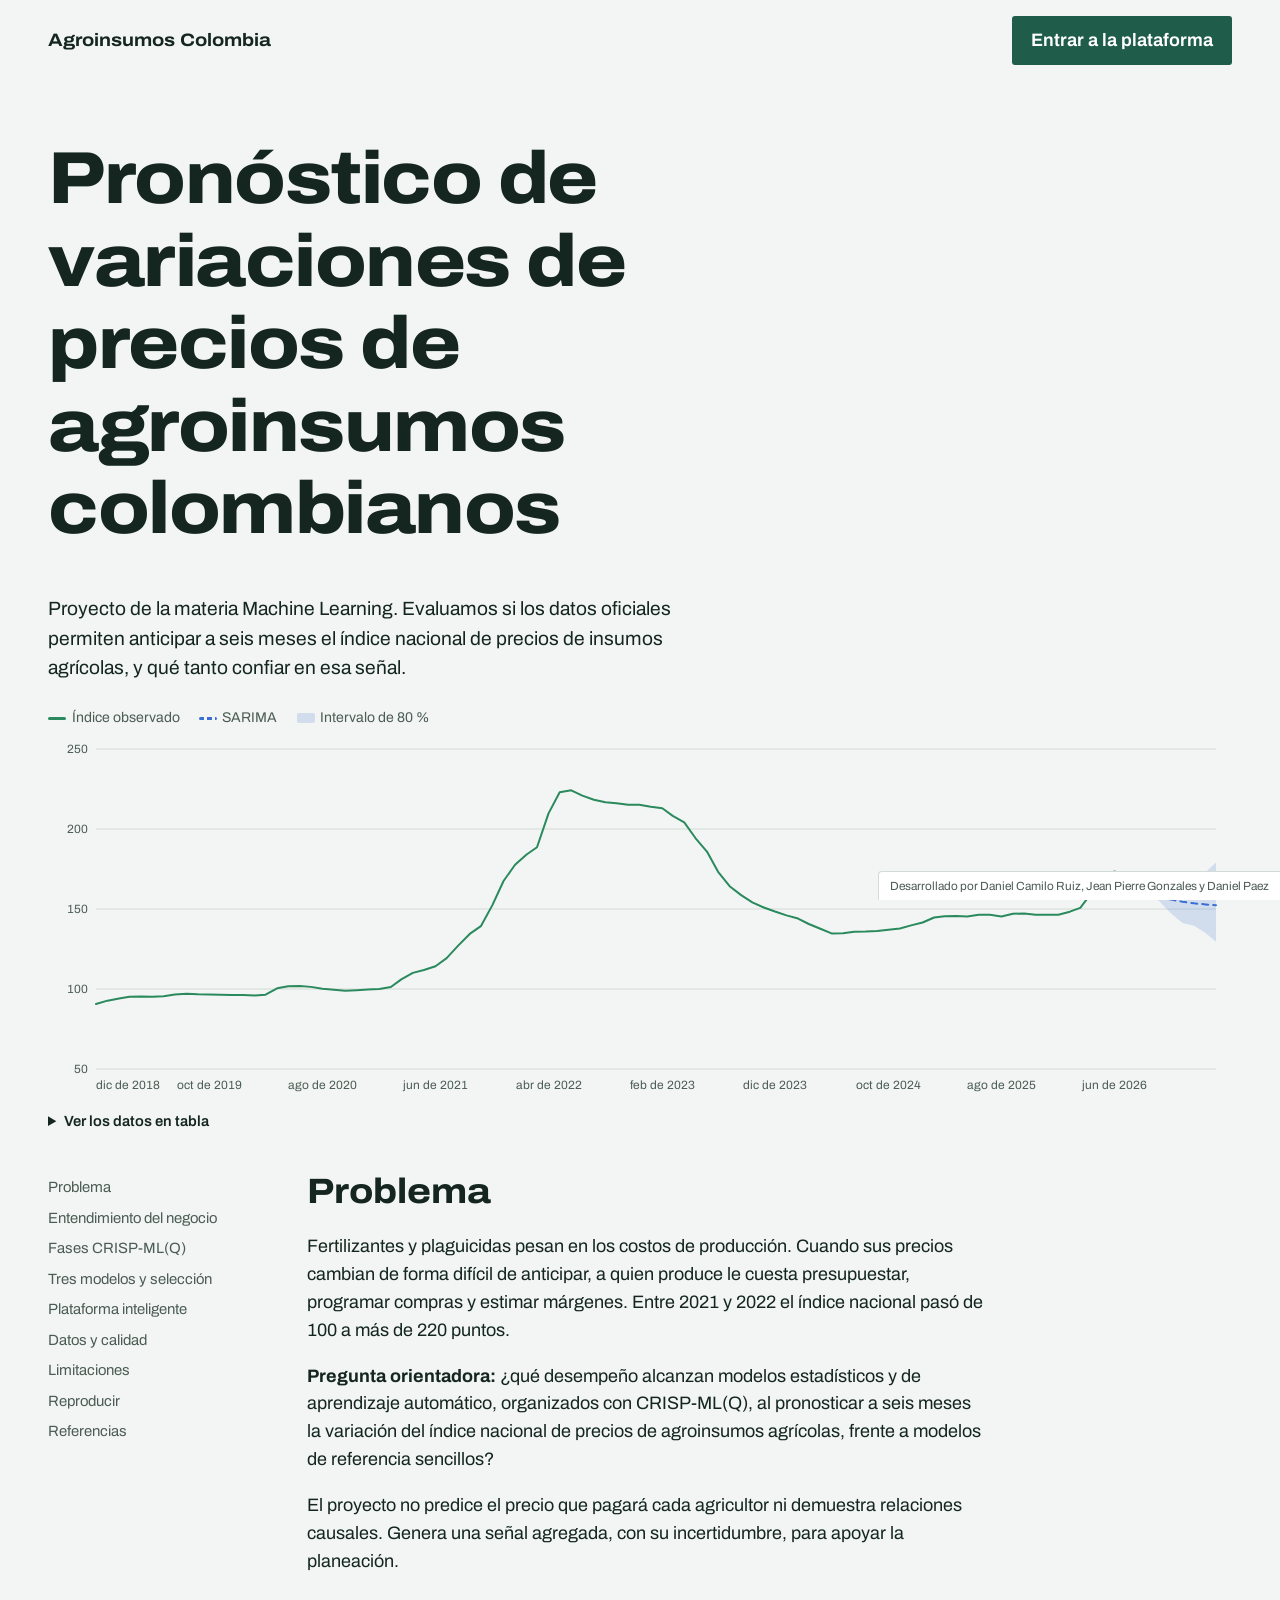
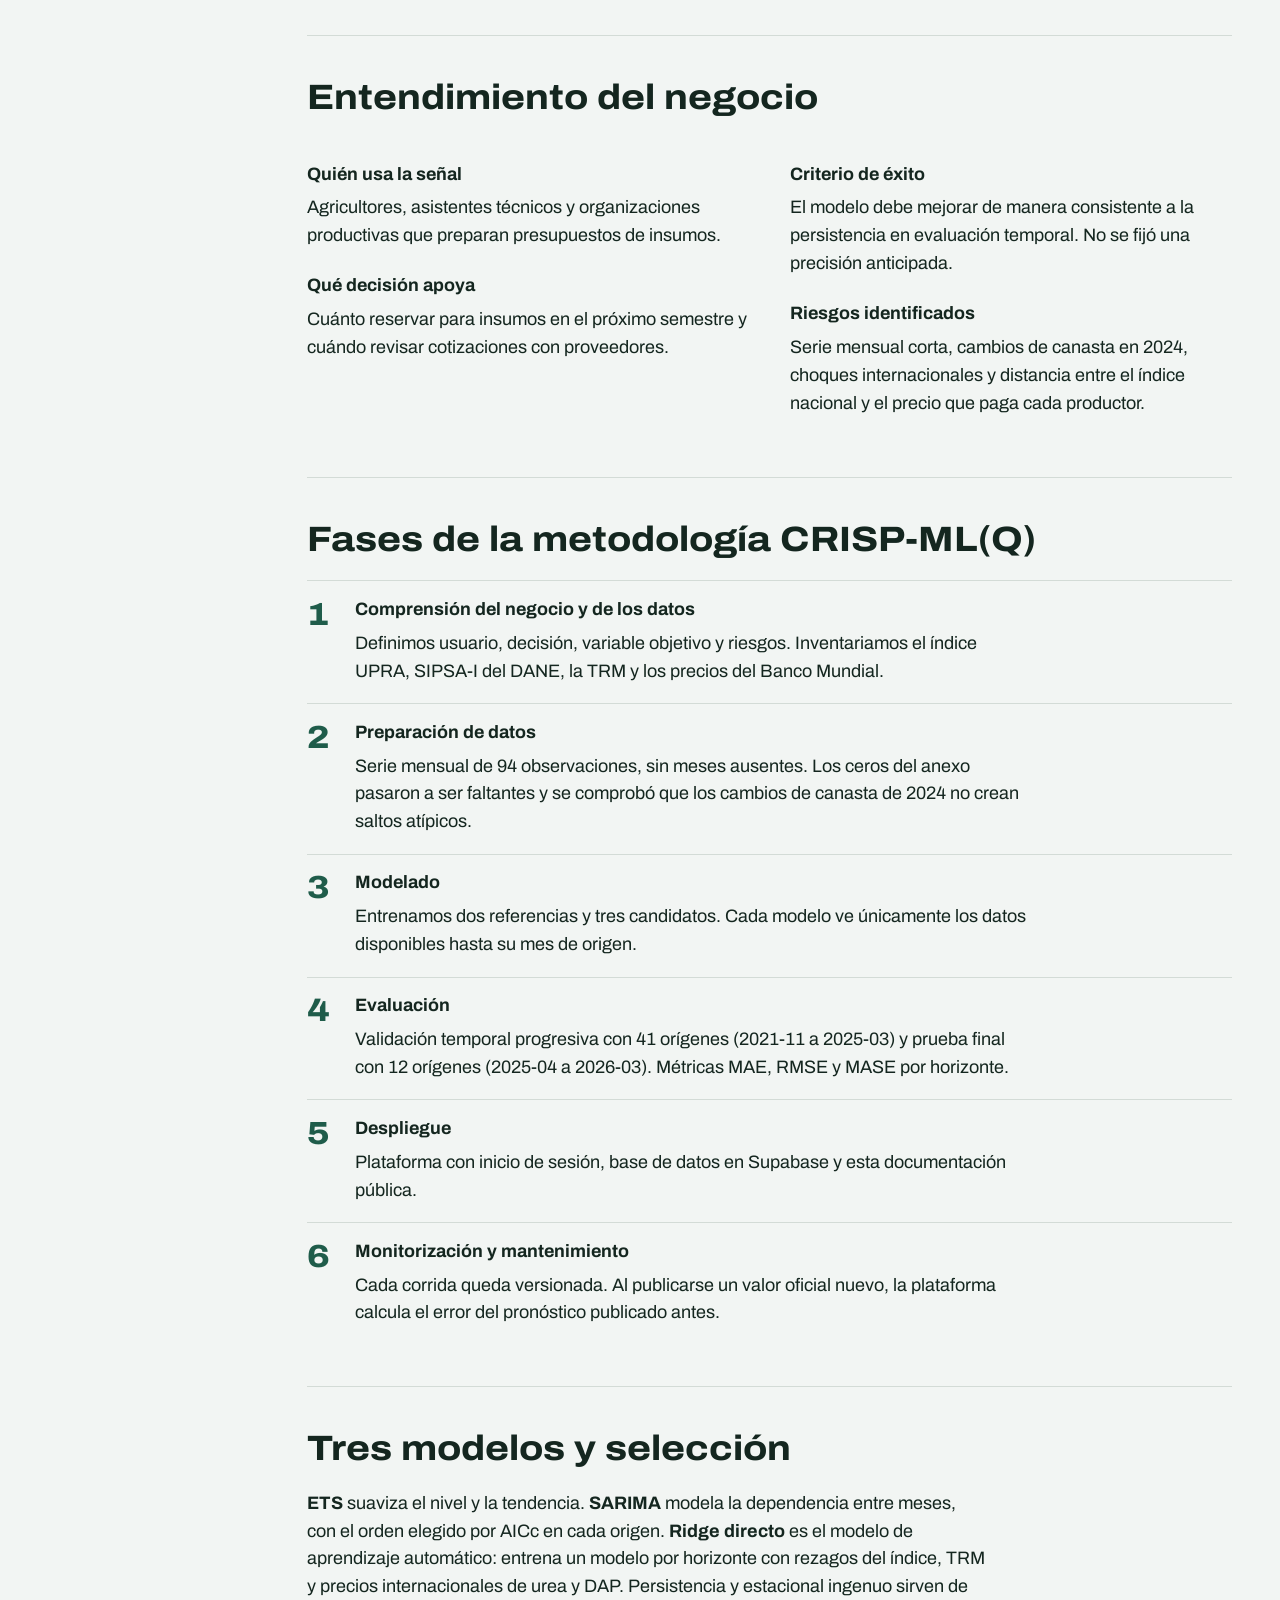
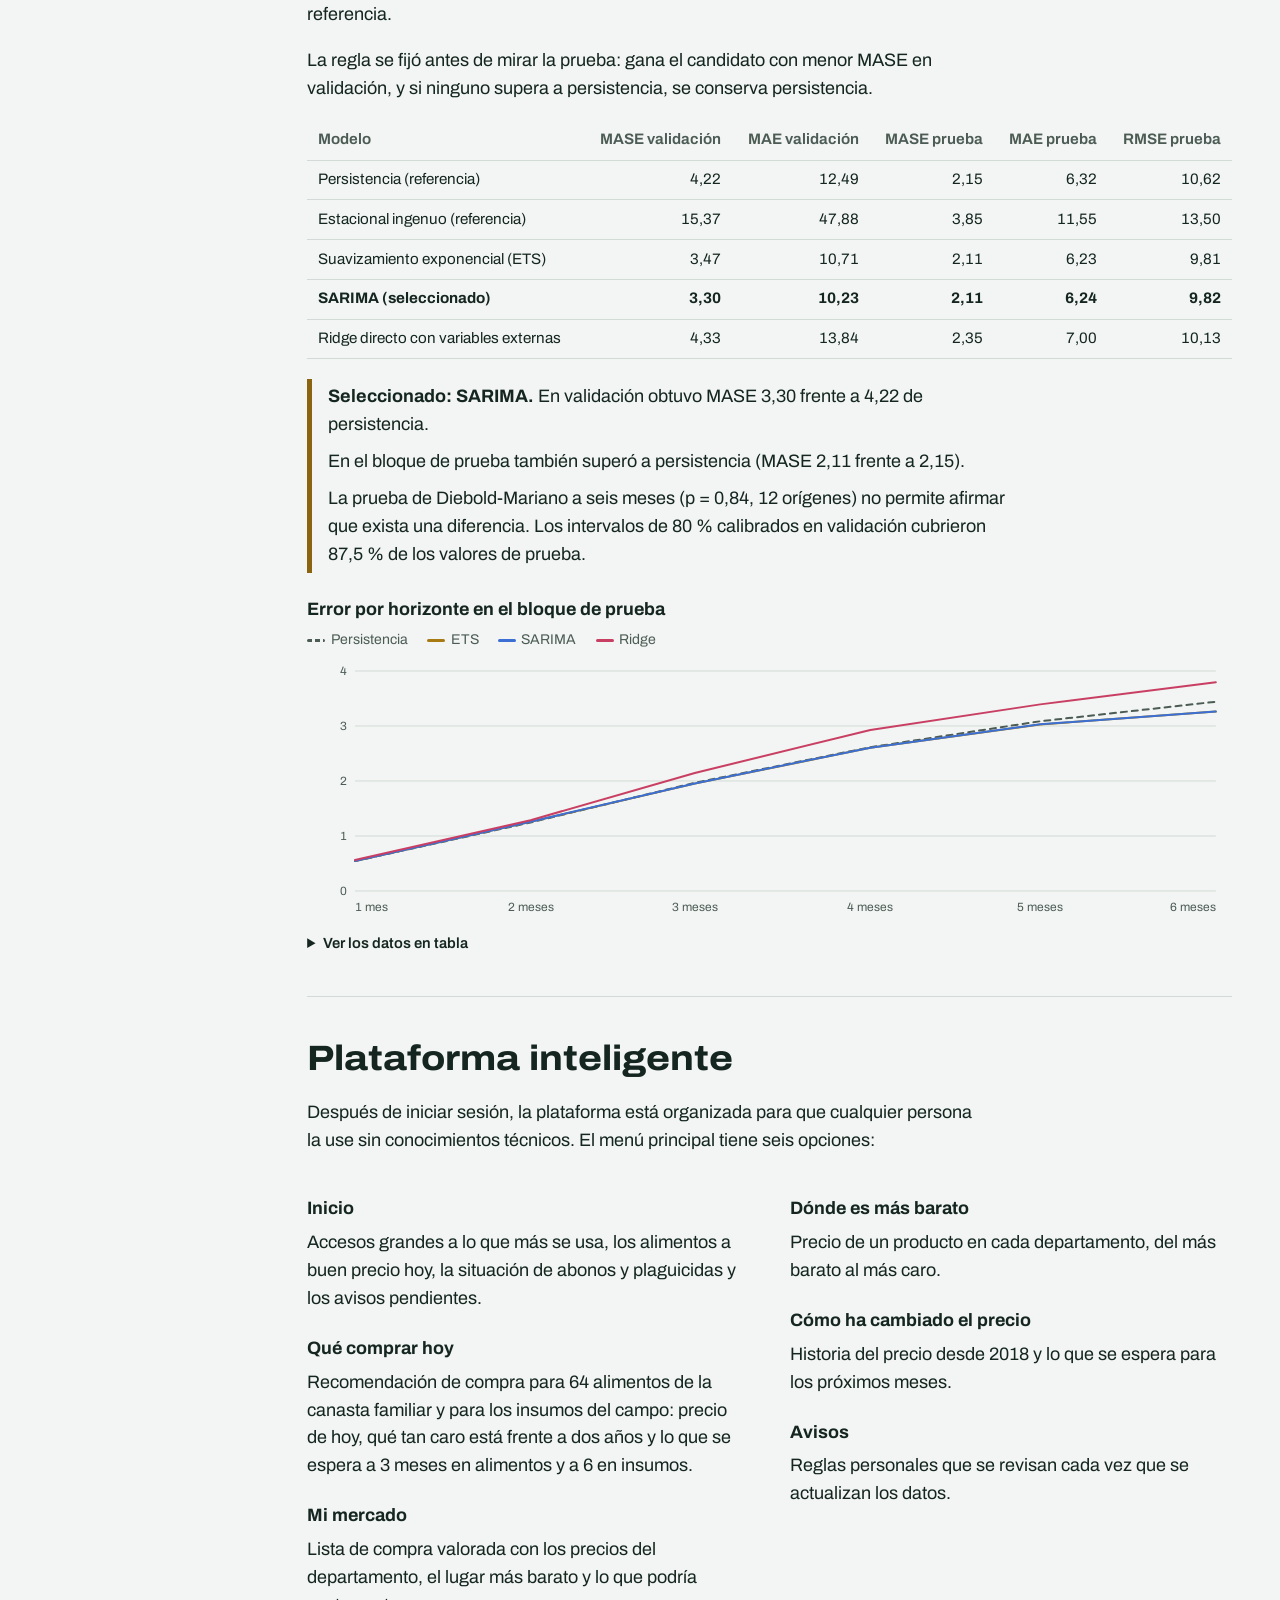
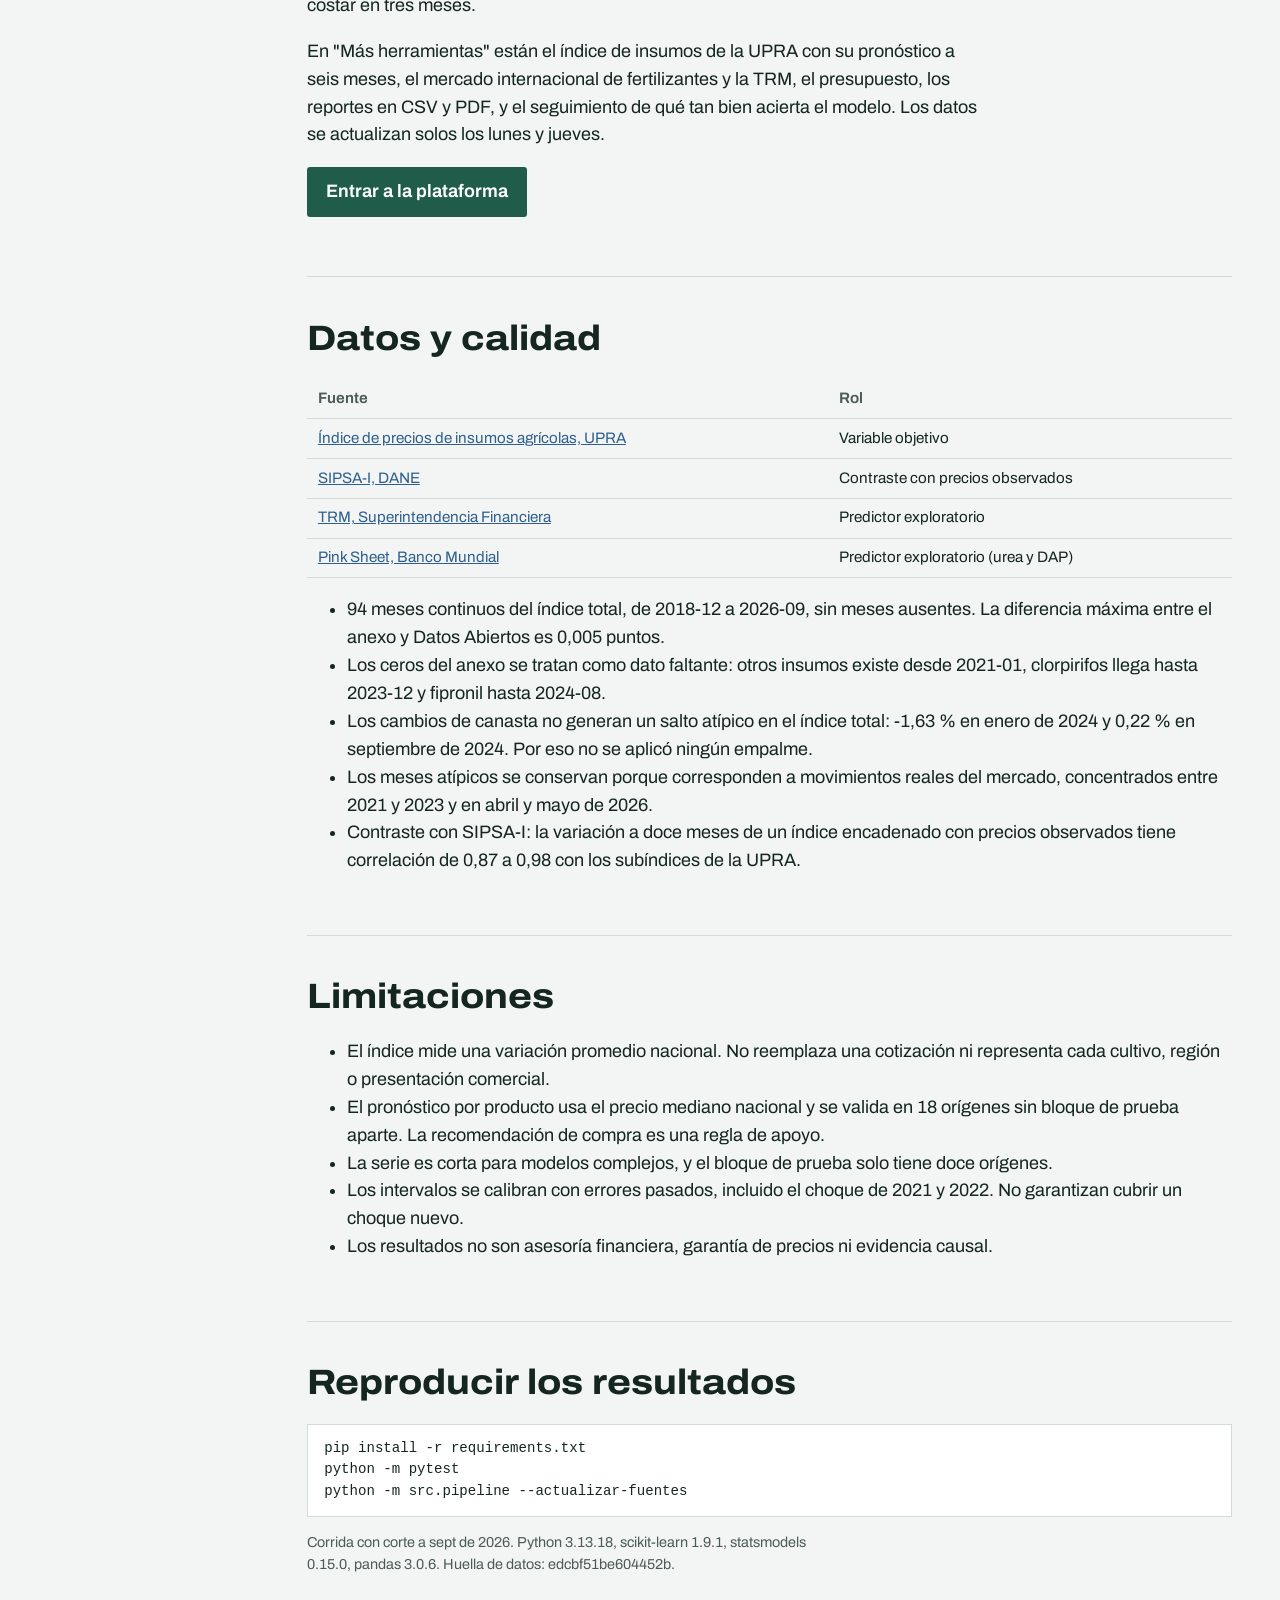
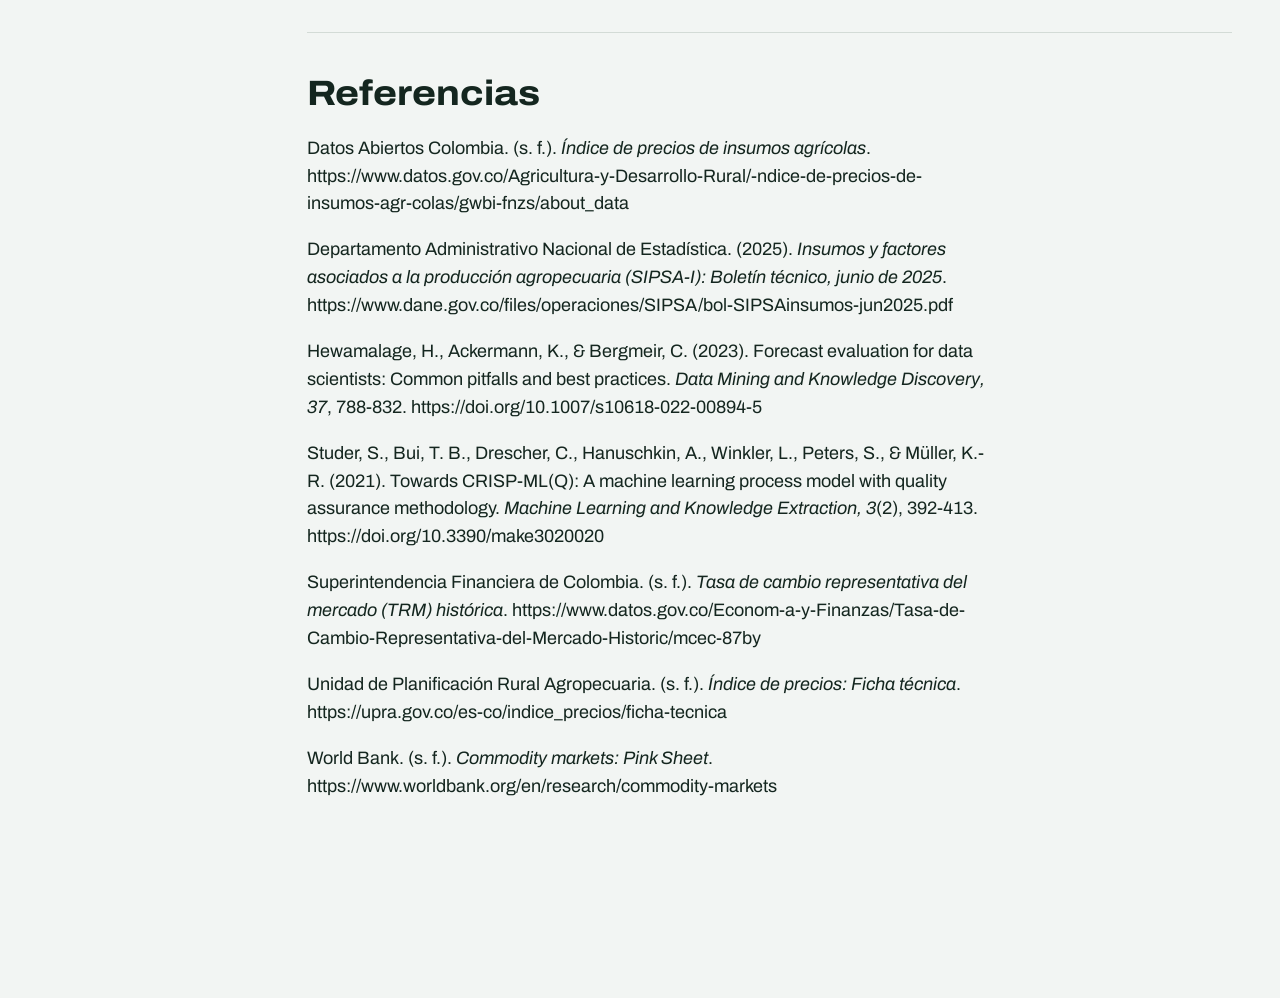
<file: web/index.html>
<!doctype html>
<html lang="es">
<head>
<meta charset="utf-8">
<meta name="viewport" content="width=device-width, initial-scale=1">
<title>Pronóstico de agroinsumos</title>
<meta name="description" content="Documentación pública del proyecto de Machine Learning: pronóstico a seis meses del índice nacional de precios de agroinsumos agrícolas en Colombia con CRISP-ML(Q).">
<link rel="preconnect" href="https://fonts.googleapis.com">
<link rel="preconnect" href="https://fonts.gstatic.com" crossorigin>
<link href="https://fonts.googleapis.com/css2?family=Archivo:wdth,wght@62..125,100..900&display=swap" rel="stylesheet">
<link rel="stylesheet" href="css/estilos.css?v=1">
</head>
<body>
<header class="barra">
  <strong>Agroinsumos Colombia</strong>
  <a class="boton" href="login.html">Entrar a la plataforma</a>
</header>

<div class="portada">
  <h1>Pronóstico de variaciones de precios de agroinsumos colombianos</h1>
  <p class="entrada">Proyecto de la materia Machine Learning. Evaluamos si los datos oficiales permiten anticipar a seis meses el índice nacional de precios de insumos agrícolas, y qué tanto confiar en esa señal.</p>
  <div id="g-portada"></div>
</div>

<div class="doc">
  <nav class="indice-doc" aria-label="Secciones">
    <a href="#problema">Problema</a>
    <a href="#negocio">Entendimiento del negocio</a>
    <a href="#fases">Fases CRISP-ML(Q)</a>
    <a href="#modelos">Tres modelos y selección</a>
    <a href="#plataforma">Plataforma inteligente</a>
    <a href="#datos">Datos y calidad</a>
    <a href="#limites">Limitaciones</a>
    <a href="#reproducir">Reproducir</a>
    <a href="#referencias">Referencias</a>
  </nav>

  <div>
    <section id="problema">
      <h2>Problema</h2>
      <p>Fertilizantes y plaguicidas pesan en los costos de producción. Cuando sus precios cambian de forma difícil de anticipar, a quien produce le cuesta presupuestar, programar compras y estimar márgenes. Entre 2021 y 2022 el índice nacional pasó de 100 a más de 220 puntos.</p>
      <p><strong>Pregunta orientadora:</strong> ¿qué desempeño alcanzan modelos estadísticos y de aprendizaje automático, organizados con CRISP-ML(Q), al pronosticar a seis meses la variación del índice nacional de precios de agroinsumos agrícolas, frente a modelos de referencia sencillos?</p>
      <p>El proyecto no predice el precio que pagará cada agricultor ni demuestra relaciones causales. Genera una señal agregada, con su incertidumbre, para apoyar la planeación.</p>
    </section>

    <section id="negocio">
      <h2>Entendimiento del negocio</h2>
      <div class="dos-col">
        <div>
          <h3>Quién usa la señal</h3>
          <p>Agricultores, asistentes técnicos y organizaciones productivas que preparan presupuestos de insumos.</p>
          <h3>Qué decisión apoya</h3>
          <p>Cuánto reservar para insumos en el próximo semestre y cuándo revisar cotizaciones con proveedores.</p>
        </div>
        <div>
          <h3>Criterio de éxito</h3>
          <p>El modelo debe mejorar de manera consistente a la persistencia en evaluación temporal. No se fijó una precisión anticipada.</p>
          <h3>Riesgos identificados</h3>
          <p>Serie mensual corta, cambios de canasta en 2024, choques internacionales y distancia entre el índice nacional y el precio que paga cada productor.</p>
        </div>
      </div>
    </section>

    <section id="fases">
      <h2>Fases de la metodología CRISP-ML(Q)</h2>
      <ol class="fases">
        <li><div><h3>Comprensión del negocio y de los datos</h3><p>Definimos usuario, decisión, variable objetivo y riesgos. Inventariamos el índice UPRA, SIPSA-I del DANE, la TRM y los precios del Banco Mundial.</p></div></li>
        <li><div><h3>Preparación de datos</h3><p id="f-preparacion">Auditamos continuidad, faltantes y atípicos, y examinamos el efecto de los cambios de canasta.</p></div></li>
        <li><div><h3>Modelado</h3><p>Entrenamos dos referencias y tres candidatos. Cada modelo ve únicamente los datos disponibles hasta su mes de origen.</p></div></li>
        <li><div><h3>Evaluación</h3><p id="f-evaluacion">Validación temporal progresiva a seis meses, con MAE, RMSE y MASE por horizonte, y un bloque final reservado.</p></div></li>
        <li><div><h3>Despliegue</h3><p>Plataforma con inicio de sesión, base de datos en Supabase y esta documentación pública.</p></div></li>
        <li><div><h3>Monitorización y mantenimiento</h3><p>Cada corrida queda versionada. Al publicarse un valor oficial nuevo, la plataforma calcula el error del pronóstico publicado antes.</p></div></li>
      </ol>
    </section>

    <section id="modelos">
      <h2>Tres modelos y selección</h2>
      <p><strong>ETS</strong> suaviza el nivel y la tendencia. <strong>SARIMA</strong> modela la dependencia entre meses, con el orden elegido por AICc en cada origen. <strong>Ridge directo</strong> es el modelo de aprendizaje automático: entrena un modelo por horizonte con rezagos del índice, TRM y precios internacionales de urea y DAP. Persistencia y estacional ingenuo sirven de referencia.</p>
      <p>La regla se fijó antes de mirar la prueba: gana el candidato con menor MASE en validación, y si ninguno supera a persistencia, se conserva persistencia.</p>
      <div class="tabla-scroll"><table id="t-modelos"></table></div>
      <div class="veredicto" id="veredicto"></div>
      <h3>Error por horizonte en el bloque de prueba</h3>
      <div id="g-horizonte"></div>
    </section>

    <section id="plataforma">
      <h2>Plataforma inteligente</h2>
      <p>Después de iniciar sesión, la plataforma está organizada para que cualquier persona la use sin conocimientos técnicos. El menú principal tiene seis opciones:</p>
      <div class="dos-col">
        <div>
          <h3>Inicio</h3><p>Accesos grandes a lo que más se usa, los alimentos a buen precio hoy, la situación de abonos y plaguicidas y los avisos pendientes.</p>
          <h3>Qué comprar hoy</h3><p>Recomendación de compra para 64 alimentos de la canasta familiar y para los insumos del campo: precio de hoy, qué tan caro está frente a dos años y lo que se espera a 3 meses en alimentos y a 6 en insumos.</p>
          <h3>Mi mercado</h3><p>Lista de compra valorada con los precios del departamento, el lugar más barato y lo que podría costar en tres meses.</p>
        </div>
        <div>
          <h3>Dónde es más barato</h3><p>Precio de un producto en cada departamento, del más barato al más caro.</p>
          <h3>Cómo ha cambiado el precio</h3><p>Historia del precio desde 2018 y lo que se espera para los próximos meses.</p>
          <h3>Avisos</h3><p>Reglas personales que se revisan cada vez que se actualizan los datos.</p>
        </div>
      </div>
      <p>En "Más herramientas" están el índice de insumos de la UPRA con su pronóstico a seis meses, el mercado internacional de fertilizantes y la TRM, el presupuesto, los reportes en CSV y PDF, y el seguimiento de qué tan bien acierta el modelo. Los datos se actualizan solos los lunes y jueves.</p>
      <p><a class="boton" href="login.html">Entrar a la plataforma</a></p>
    </section>

    <section id="datos">
      <h2>Datos y calidad</h2>
      <div class="tabla-scroll"><table>
        <thead><tr><th>Fuente</th><th style="text-align:left">Rol</th></tr></thead>
        <tbody>
          <tr><td><a href="https://www.datos.gov.co/Agricultura-y-Desarrollo-Rural/-ndice-de-precios-de-insumos-agr-colas/gwbi-fnzs/about_data">Índice de precios de insumos agrícolas, UPRA</a></td><td style="text-align:left">Variable objetivo</td></tr>
          <tr><td><a href="https://www.dane.gov.co/index.php/estadisticas-por-tema/agropecuario/sistema-de-informacion-de-precios-sipsa/componente-insumos-1/componente-insumos-historicos">SIPSA-I, DANE</a></td><td style="text-align:left">Contraste con precios observados</td></tr>
          <tr><td><a href="https://www.datos.gov.co/Econom-a-y-Finanzas/Tasa-de-Cambio-Representativa-del-Mercado-Historic/mcec-87by">TRM, Superintendencia Financiera</a></td><td style="text-align:left">Predictor exploratorio</td></tr>
          <tr><td><a href="https://www.worldbank.org/en/research/commodity-markets">Pink Sheet, Banco Mundial</a></td><td style="text-align:left">Predictor exploratorio (urea y DAP)</td></tr>
        </tbody>
      </table></div>
      <ul id="l-calidad"></ul>
    </section>

    <section id="limites">
      <h2>Limitaciones</h2>
      <ul>
        <li>El índice mide una variación promedio nacional. No reemplaza una cotización ni representa cada cultivo, región o presentación comercial.</li>
        <li>El pronóstico por producto usa el precio mediano nacional y se valida en 18 orígenes sin bloque de prueba aparte. La recomendación de compra es una regla de apoyo.</li>
        <li>La serie es corta para modelos complejos, y el bloque de prueba solo tiene doce orígenes.</li>
        <li>Los intervalos se calibran con errores pasados, incluido el choque de 2021 y 2022. No garantizan cubrir un choque nuevo.</li>
        <li>Los resultados no son asesoría financiera, garantía de precios ni evidencia causal.</li>
      </ul>
    </section>

    <section id="reproducir">
      <h2>Reproducir los resultados</h2>
<pre>pip install -r requirements.txt
python -m pytest
python -m src.pipeline --actualizar-fuentes</pre>
      <p id="versiones" class="pequeno"></p>
    </section>

    <section id="referencias">
      <h2>Referencias</h2>
      <p>Datos Abiertos Colombia. (s. f.). <em>Índice de precios de insumos agrícolas</em>. https://www.datos.gov.co/Agricultura-y-Desarrollo-Rural/-ndice-de-precios-de-insumos-agr-colas/gwbi-fnzs/about_data</p>
      <p>Departamento Administrativo Nacional de Estadística. (2025). <em>Insumos y factores asociados a la producción agropecuaria (SIPSA-I): Boletín técnico, junio de 2025</em>. https://www.dane.gov.co/files/operaciones/SIPSA/bol-SIPSAinsumos-jun2025.pdf</p>
      <p>Hewamalage, H., Ackermann, K., &amp; Bergmeir, C. (2023). Forecast evaluation for data scientists: Common pitfalls and best practices. <em>Data Mining and Knowledge Discovery, 37</em>, 788-832. https://doi.org/10.1007/s10618-022-00894-5</p>
      <p>Studer, S., Bui, T. B., Drescher, C., Hanuschkin, A., Winkler, L., Peters, S., &amp; Müller, K.-R. (2021). Towards CRISP-ML(Q): A machine learning process model with quality assurance methodology. <em>Machine Learning and Knowledge Extraction, 3</em>(2), 392-413. https://doi.org/10.3390/make3020020</p>
      <p>Superintendencia Financiera de Colombia. (s. f.). <em>Tasa de cambio representativa del mercado (TRM) histórica</em>. https://www.datos.gov.co/Econom-a-y-Finanzas/Tasa-de-Cambio-Representativa-del-Mercado-Historic/mcec-87by</p>
      <p>Unidad de Planificación Rural Agropecuaria. (s. f.). <em>Índice de precios: Ficha técnica</em>. https://upra.gov.co/es-co/indice_precios/ficha-tecnica</p>
      <p>World Bank. (s. f.). <em>Commodity markets: Pink Sheet</em>. https://www.worldbank.org/en/research/commodity-markets</p>
    </section>
  </div>
</div>
<p class="firma">Desarrollado por Daniel Camilo Ruiz, Jean Pierre Gonzales y Daniel Paez</p>
<script type="module" src="js/documentacion.js?v=1"></script>
</body>
</html>
</file>
<file: web/css/estilos.css>
:root {
  --fondo: #f2f5f3;
  --superficie: #ffffff;
  --tinta: #14261f;
  --tinta-2: #4c5c55;
  --linea: #d3dbd6;
  --pino: #1f5c4a;
  --pino-fuerte: #123c30;
  --sobre-pino: #eef5f1;
  --fosfato: #2f5f8f;
  --banda: rgba(59, 111, 212, .18);
  --banda-2: rgba(59, 111, 212, .09);
  --potasa: #a93650;
  --ocre: #8a6410;
  --ok: #1e6b47;
  --s-verde: #2a8a5e; --s-azul: #3b6fd4; --s-rosa: #c93f63; --s-ocre: #a87a12;
  color-scheme: light;
}
@media (prefers-color-scheme: dark) {
  :root:not([data-theme="light"]) {
    --fondo: #101a16; --superficie: #17241f; --tinta: #e6eeea; --tinta-2: #a4b4ad; --linea: #2d3d36;
    --pino: #63bb9c; --pino-fuerte: #0c2a21; --sobre-pino: #e6f2ec; --fosfato: #7fb0e0;
    --banda: rgba(111, 141, 230, .28); --banda-2: rgba(111, 141, 230, .14);
    --potasa: #ec8399; --ocre: #d9b35c; --ok: #6fc79b; --s-verde: #2bab78; --s-azul: #6f8de6; --s-rosa: #e56282; --s-ocre: #b98c14; color-scheme: dark;
  }
}
:root[data-theme="dark"] {
  --fondo: #101a16; --superficie: #17241f; --tinta: #e6eeea; --tinta-2: #a4b4ad; --linea: #2d3d36;
  --pino: #63bb9c; --pino-fuerte: #0c2a21; --sobre-pino: #e6f2ec; --fosfato: #7fb0e0;
  --banda: rgba(111, 141, 230, .28); --banda-2: rgba(111, 141, 230, .14);
  --potasa: #ec8399; --ocre: #d9b35c; --ok: #6fc79b; --s-verde: #2bab78; --s-azul: #6f8de6; --s-rosa: #e56282; --s-ocre: #b98c14; color-scheme: dark;
}

* { box-sizing: border-box; }
html { scroll-behavior: smooth; }
@media (prefers-reduced-motion: reduce) { html { scroll-behavior: auto; } }
body {
  margin: 0; background: var(--fondo); color: var(--tinta);
  font-family: "Archivo", system-ui, sans-serif; font-size: 1.125rem; line-height: 1.55;
  font-variant-numeric: tabular-nums;
}
h1, h2, h3 { line-height: 1.12; margin: 0 0 .6em; font-stretch: 112%; }
h1 { font-size: clamp(2.2rem, 6.4vw, 4.6rem); font-weight: 800; letter-spacing: -.02em; }
h2 { font-size: clamp(1.5rem, 3vw, 2.2rem); font-weight: 750; }
h3 { font-size: 1.12rem; font-weight: 700; font-stretch: 100%; margin-top: 1.4em; }
p { margin: 0 0 1em; max-width: 68ch; }
a { color: var(--fosfato); }
:focus-visible { outline: 3px solid var(--fosfato); outline-offset: 2px; }
.pequeno { font-size: .9rem; color: var(--tinta-2); }

button, .boton {
  font: inherit; font-weight: 650; border: 0; border-radius: 3px; padding: .6em 1.05em; cursor: pointer;
  background: var(--pino); color: var(--superficie); text-decoration: none; display: inline-block;
}
button.secundario, .boton.secundario { background: transparent; color: var(--tinta); box-shadow: inset 0 0 0 1px var(--linea); }
button:disabled { opacity: .55; cursor: wait; }
label { display: block; font-weight: 600; font-size: .92rem; margin-bottom: .9rem; }
input, select {
  display: block; width: 100%; margin-top: .3rem; font: inherit; font-weight: 400; padding: .55em .65em;
  color: var(--tinta); background: var(--superficie); border: 1px solid var(--linea); border-radius: 3px;
}
input[type="checkbox"] { display: inline-block; width: auto; margin: 0 .5em 0 0; }

table { border-collapse: collapse; width: 100%; font-size: .95rem; }
th, td { text-align: right; padding: .5em .7em; border-bottom: 1px solid var(--linea); }
th:first-child, td:first-child { text-align: left; }
thead th { font-weight: 650; color: var(--tinta-2); }
tr.elegido td { font-weight: 700; }
.tabla-scroll { overflow-x: auto; }
details summary { cursor: pointer; font-weight: 600; font-size: .92rem; margin-top: .8rem; }

/* Grafica */
.grafica { position: relative; width: 100%; }
.grafica svg { display: block; width: 100%; height: auto; overflow: visible; }
.grafica .eje { font-size: 12px; fill: var(--tinta-2); }
.grafica .rejilla { stroke: var(--linea); stroke-width: 1; }
.grafica .guia { stroke: var(--tinta-2); stroke-width: 1; stroke-dasharray: 3 3; }
.grafica .etiqueta { font-size: 13px; font-weight: 650; fill: var(--tinta); }
.leyenda { display: flex; flex-wrap: wrap; gap: .3rem 1.2rem; font-size: .88rem; color: var(--tinta-2); margin: 0 0 .5rem; padding: 0; list-style: none; }
.leyenda i { display: inline-block; width: 18px; height: 3px; vertical-align: middle; margin-right: .4em; border-radius: 2px; }
.leyenda i.area { height: 10px; }
.tooltip {
  position: absolute; pointer-events: none; background: var(--tinta); color: var(--fondo); padding: .4em .6em;
  border-radius: 3px; font-size: .84rem; line-height: 1.35; white-space: nowrap; z-index: 2; transform: translate(-50%, -110%);
}

/* Documentacion publica */
.barra { display: flex; justify-content: space-between; align-items: center; gap: 1rem; padding: 1rem clamp(1rem, 4vw, 3rem); }
.barra strong { font-stretch: 112%; }
.portada { padding: clamp(1.5rem, 5vw, 3.5rem) clamp(1rem, 4vw, 3rem) 0; }
.portada h1 { max-width: 16ch; }
.portada .entrada { font-size: 1.2rem; max-width: 60ch; }
.portada .grafica { margin-top: 1.5rem; }
.doc { display: grid; grid-template-columns: 13rem minmax(0, 1fr); gap: clamp(1rem, 4vw, 3.5rem); padding: 2.5rem clamp(1rem, 4vw, 3rem) 4rem; }
.indice-doc { position: sticky; top: 1rem; align-self: start; font-size: .93rem; }
.indice-doc a { display: block; padding: .25em 0; color: var(--tinta-2); text-decoration: none; }
.indice-doc a:hover { color: var(--tinta); text-decoration: underline; }
.doc section { padding: 0 0 2.6rem; margin-bottom: 2.6rem; border-bottom: 1px solid var(--linea); max-width: 60rem; }
.doc section:last-child { border-bottom: 0; }
.fases { list-style: none; padding: 0; margin: 0; counter-reset: fase; }
.fases > li { counter-increment: fase; display: grid; grid-template-columns: 3rem minmax(0, 1fr); padding: 1.1rem 0; border-top: 1px solid var(--linea); }
.fases > li::before { content: counter(fase); font-size: 2rem; font-weight: 800; font-stretch: 112%; color: var(--pino); line-height: 1; }
.fases h3 { margin-top: 0; }
.fases p:last-child { margin-bottom: 0; }
.veredicto { border-left: 5px solid var(--ocre); padding: .3rem 0 .3rem 1rem; margin: 1.2rem 0; }
.veredicto p { margin-bottom: .5em; }
.veredicto p:last-child { margin-bottom: 0; }
.dos-col { display: grid; grid-template-columns: repeat(auto-fit, minmax(16rem, 1fr)); gap: .3rem 2.5rem; }
pre { overflow-x: auto; background: var(--superficie); border: 1px solid var(--linea); padding: .8rem 1rem; font-size: .88rem; }

/* Acceso */
.acceso { min-height: 100vh; display: grid; grid-template-columns: minmax(0, 1.1fr) minmax(20rem, .9fr); }
.acceso-lado { background: var(--pino-fuerte); color: var(--sobre-pino); padding: clamp(1.5rem, 5vw, 4rem); display: flex; flex-direction: column; justify-content: space-between; gap: 2rem; }
.acceso-lado a { color: inherit; }
.acceso-lado h1 { font-size: clamp(2rem, 4.6vw, 3.6rem); }
.grado { font-weight: 800; font-stretch: 125%; font-size: clamp(3rem, 9vw, 7rem); line-height: .95; letter-spacing: -.02em; opacity: .94; }
.acceso-form { padding: clamp(1.5rem, 5vw, 4rem); align-self: center; width: 100%; max-width: 30rem; }
.mensaje { min-height: 1.5em; font-size: .94rem; margin-top: .8rem; }
.mensaje.error { color: var(--potasa); }
.mensaje.ok { color: var(--ok); }
.enlace { background: none; color: var(--fosfato); padding: 0; text-decoration: underline; font-weight: 500; }

/* Plataforma */
.app { display: grid; grid-template-columns: 15rem minmax(0, 1fr); min-height: 100vh; }
.riel { background: var(--pino-fuerte); color: var(--sobre-pino); padding: 1.2rem 0; display: flex; flex-direction: column; }
.riel .marca { padding: 0 1.2rem 1.2rem; font-weight: 800; font-stretch: 112%; line-height: 1.15; }
.riel nav a { display: block; padding: .6rem 1.2rem; color: inherit; text-decoration: none; border-left: 4px solid transparent; }
.riel nav a:hover { background: rgba(255, 255, 255, .07); }
.riel nav a[aria-current="page"] { border-left-color: var(--sobre-pino); background: rgba(255, 255, 255, .11); font-weight: 650; }
.riel .contador { font-weight: 700; margin-left: .35em; }
.riel .pie { margin-top: auto; padding: 1rem 1.2rem 0; font-size: .86rem; overflow-wrap: anywhere; }
.riel .pie button { margin-top: .6rem; color: var(--sobre-pino); box-shadow: inset 0 0 0 1px rgba(255, 255, 255, .35); }
.riel .pie a { color: inherit; display: block; margin-top: .4rem; }
main { padding: clamp(1rem, 3vw, 2.4rem); min-width: 0; }
main > h1 { font-size: clamp(1.7rem, 3.4vw, 2.5rem); }
.cifras { display: flex; flex-wrap: wrap; gap: 1rem 3rem; margin: 1rem 0 1.5rem; }
.cifra span { display: block; font-size: .88rem; color: var(--tinta-2); }
.cifra strong { font-size: 1.9rem; font-weight: 800; font-stretch: 112%; line-height: 1.15; }
.panel { background: var(--superficie); border: 1px solid var(--linea); border-radius: 4px; padding: 1.1rem 1.2rem; margin-bottom: 1.3rem; }
.panel h2 { font-size: 1.2rem; }
.fila-form { display: grid; grid-template-columns: repeat(auto-fit, minmax(10.5rem, 1fr)); gap: 0 1rem; align-items: end; }
.filtros { display: flex; flex-wrap: wrap; gap: .6rem 1rem; margin-bottom: 1rem; }
.filtros label { min-width: 12rem; flex: 1 1 12rem; max-width: 24rem; margin: 0; }
.estado { font-weight: 650; }
.estado.alerta { color: var(--potasa); }
.lista-simple { list-style: none; margin: 0; padding: 0; }
.lista-simple li { display: flex; flex-wrap: wrap; justify-content: space-between; align-items: center; gap: .5rem 1rem; padding: .7rem 0; border-bottom: 1px solid var(--linea); }
.lista-simple li:last-child { border-bottom: 0; }
.acciones { display: flex; flex-wrap: wrap; gap: .5rem; }
.senales { display: grid; grid-template-columns: repeat(auto-fit, minmax(17rem, 1fr)); gap: 1rem; margin: .8rem 0 1.2rem; }
.senal { background: var(--superficie); border: 1px solid var(--linea); border-left: 5px solid var(--ocre); border-radius: 4px; padding: .9rem 1.1rem; }
.senal.alza { border-left-color: var(--potasa); }
.senal.baja { border-left-color: var(--ok); }
.senal strong { display: block; font-size: 1.35rem; font-weight: 800; font-stretch: 112%; margin: .1rem 0 .35rem; }
.senal p { margin: 0; }
.celda-barra { width: 28%; min-width: 6rem; }
.medidor { display: block; height: .7rem; background: var(--s-verde); border-radius: 2px; }
tr.elegido .medidor { background: var(--s-azul); }
.riel .separador { display: block; padding: 1.1rem 1.2rem .3rem; font-size: .78rem; text-transform: uppercase; letter-spacing: .06em; opacity: .7; }
main button, main .boton { min-height: 2.9rem; }
.tipos { display: grid; grid-template-columns: repeat(2, minmax(0, 1fr)); gap: .7rem; margin: 1rem 0; max-width: 34rem; }
.opcion { background: var(--superficie); color: var(--tinta); box-shadow: inset 0 0 0 2px var(--linea); font-size: 1.1rem; padding: .8em .6em; border-radius: 6px; }
.opcion[aria-pressed="true"] { background: var(--pino); color: var(--superficie); box-shadow: none; }
.chips { display: flex; flex-wrap: wrap; gap: .5rem; margin: 0 0 1.2rem; }
.chip { background: transparent; color: var(--tinta); box-shadow: inset 0 0 0 1px var(--linea); border-radius: 2rem; padding: .45em 1em; font-size: .95rem; min-height: 0; }
.chip[aria-pressed="true"] { background: var(--tinta); color: var(--fondo); box-shadow: none; }
.ayuda { border-left: 5px solid var(--linea); padding: .2rem 0 .2rem 1rem; margin: 1rem 0 1.3rem; }
.ayuda p { margin: 0 0 .5rem; }
.aviso { background: var(--superficie); border: 1px solid var(--ocre); border-radius: 6px; padding: .8rem 1rem; }
.acciones { display: grid; grid-template-columns: repeat(auto-fit, minmax(14rem, 1fr)); gap: 1rem; margin: .6rem 0 1.6rem; }
.accion { display: flex; flex-direction: column; gap: .25rem; padding: 1.1rem 1.2rem; background: var(--superficie); border: 2px solid var(--linea); border-radius: 8px; color: var(--tinta); text-decoration: none; }
.accion:hover, .accion:focus-visible { border-color: var(--pino); }
.accion strong { font-size: 1.25rem; font-stretch: 112%; }
.accion span:last-child { color: var(--tinta-2); font-size: .95rem; }
.tarjetas { display: grid; grid-template-columns: repeat(auto-fill, minmax(17rem, 1fr)); gap: 1rem; margin-bottom: 1.4rem; }
.tarjeta { display: flex; flex-direction: column; align-items: flex-start; gap: .45rem; background: var(--superficie); border: 1px solid var(--linea); border-top: 6px solid var(--linea); border-radius: 6px; padding: 1rem 1.1rem; }
.panel .tarjeta { background: var(--fondo); }
.tarjeta.comprar { border-top-color: var(--ok); }
.tarjeta.esperar { border-top-color: var(--potasa); }
.tarjeta h3 { margin: 0; font-size: 1.2rem; }
.tarjeta p { margin: 0; }
.tarjeta .precio strong { font-size: 1.7rem; font-weight: 800; font-stretch: 112%; }
.tarjeta button { margin-top: auto; align-self: stretch; }
.posicion-caja { align-self: stretch; }
.posicion-texto { display: flex; justify-content: space-between; font-size: .8rem; color: var(--tinta-2); }
[hidden] { display: none !important; }
.rec { display: inline-block; padding: .15rem .55rem; border-radius: 3px; font-weight: 700; font-size: .86rem; white-space: nowrap; border: 1px solid var(--linea); }
.rec.comprar { background: var(--ok); color: var(--superficie); border-color: var(--ok); }
.rec.esperar { background: var(--potasa); color: var(--superficie); border-color: var(--potasa); }
.posicion { display: block; position: relative; height: .5rem; margin: .3rem 0 .15rem; border-radius: 2px; background: linear-gradient(90deg, var(--s-verde), var(--s-ocre), var(--s-rosa)); }
.posicion i { position: absolute; top: -.25rem; width: .3rem; height: 1rem; margin-left: -.15rem; background: var(--tinta); border-radius: 1px; }
.motivo { text-align: left; min-width: 14rem; font-size: .9rem; color: var(--tinta-2); }
.firma { position: fixed; right: 0; bottom: 0; z-index: 5; margin: 0; padding: .3rem .7rem; font-size: .74rem; color: var(--tinta-2); background: var(--superficie); border: 1px solid var(--linea); border-width: 1px 0 0 1px; border-radius: 4px 0 0 0; }
body { padding-bottom: 2rem; }
@media print { .firma { display: none; } }

@media (max-width: 800px) {
  .doc, .app, .acceso { grid-template-columns: minmax(0, 1fr); }
  .indice-doc { position: static; display: flex; flex-wrap: wrap; gap: 0 1rem; }
  .acceso { min-height: 0; }
  .grado { display: none; }
  .riel nav { display: flex; overflow-x: auto; }
  .riel nav a { white-space: nowrap; border-left: 0; border-bottom: 3px solid transparent; }
  .riel .separador { display: none; }
  .firma { position: static; text-align: center; border: 0; }
  .riel nav a[aria-current="page"] { border-bottom-color: var(--sobre-pino); }
  .riel .pie { display: flex; flex-wrap: wrap; align-items: center; gap: .3rem 1rem; }
  .riel .pie button, .riel .pie a { margin-top: 0; }
}
@media print {
  .riel, .no-imprimir { display: none !important; }
  .app { display: block; }
  body { background: #fff; color: #000; }
  .panel { border-color: #999; break-inside: avoid; }
}
</file>
